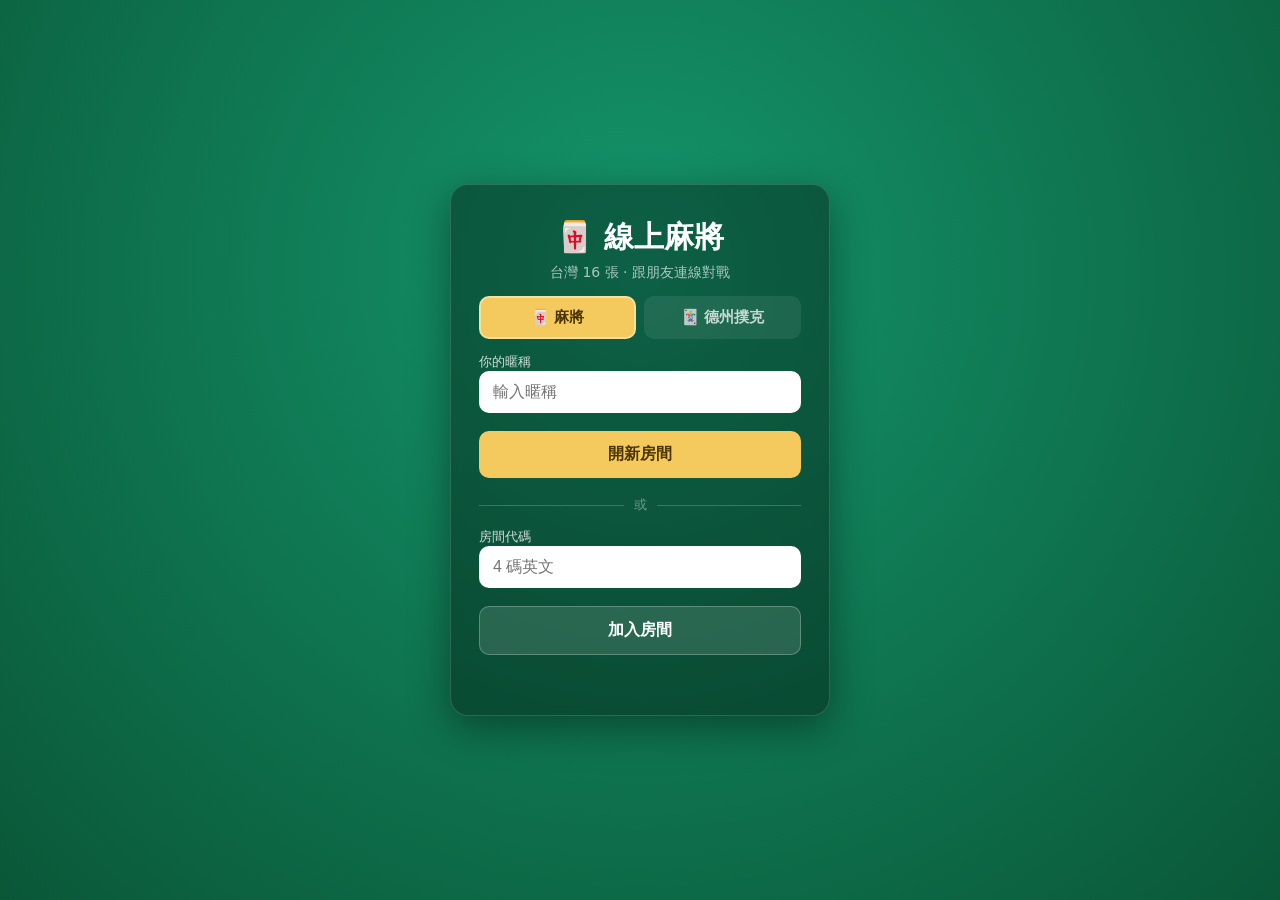
<file: static/index.html>
<!DOCTYPE html>
<html lang="zh-Hant">
<head>
  <meta charset="UTF-8">
  <meta name="viewport" content="width=device-width, initial-scale=1.0, maximum-scale=1.0, user-scalable=no, viewport-fit=cover">
  <title>線上麻將 · 台灣 16 張</title>
  <!-- 加到主畫面後以 App 模式全螢幕執行（iPhone Safari 沒有網頁全螢幕 API）-->
  <meta name="apple-mobile-web-app-capable" content="yes">
  <meta name="mobile-web-app-capable" content="yes">
  <meta name="apple-mobile-web-app-status-bar-style" content="black-translucent">
  <meta name="apple-mobile-web-app-title" content="線上麻將">
  <meta name="theme-color" content="#0a5738">
  <link rel="manifest" href="/static/manifest.json">
  <link rel="apple-touch-icon" href="/static/icon-192.png">
  <link rel="stylesheet" href="/static/style.css">
</head>
<body>
  <!-- 大廳 -->
  <section id="lobby" class="screen active">
    <div class="card">
      <h1 id="lobby-title">🀄 線上麻將</h1>
      <p class="sub" id="lobby-sub">台灣 16 張 · 跟朋友連線對戰</p>
      <div class="game-pick">
        <button type="button" class="gp active" data-game="mahjong">🀄 麻將</button>
        <button type="button" class="gp" data-game="poker">🃏 德州撲克</button>
      </div>
      <label>你的暱稱
        <input id="name-input" maxlength="12" placeholder="輸入暱稱" autocomplete="off">
      </label>
      <button id="btn-create" class="primary">開新房間</button>
      <div class="divider"><span>或</span></div>
      <label>房間代碼
        <input id="code-input" maxlength="4" placeholder="4 碼英文" autocomplete="off"
               style="text-transform:uppercase">
      </label>
      <button id="btn-join">加入房間</button>
      <p id="lobby-err" class="err"></p>
    </div>
  </section>

  <!-- 等待室 -->
  <section id="waiting" class="screen">
    <div class="card wait-card">
      <div class="wait-col">
        <h2>房間代碼</h2>
        <div id="room-code" class="room-code">----</div>
        <p class="sub">把代碼給朋友，讓他們加入</p>
        <button id="btn-copy" class="ghost">複製代碼</button>
        <ul id="seat-list" class="seat-list"></ul>
      </div>
      <div class="wait-col">

      <div id="settings" class="settings">
        <!-- 德州設定 -->
        <div id="poker-cfg" style="display:none">
          <div class="set-row">
            <label>小盲<input id="cfg-sb" type="number" min="1" step="5" value="10"></label>
            <label>大盲<input id="cfg-bb" type="number" min="1" step="10" value="20"></label>
          </div>
          <label>起始籌碼<input id="cfg-stack" type="number" min="10" step="100" value="1000"></label>
          <label class="toggle">
            <input id="cfg-bounty27" type="checkbox" checked>
            <span>2·7 獎金<small>（手拿 2·7 收池／秀牌，每家付 2.5 個大盲）</small></span>
          </label>
        </div>
        <!-- 麻將設定 -->
        <div id="mj-cfg">
        <div class="set-row">
          <label>底<input id="cfg-base" type="number" min="0" step="10" value="100"></label>
          <label>每台<input id="cfg-tai" type="number" min="0" step="5" value="20"></label>
        </div>
        <label>打幾圈
          <select id="cfg-rounds">
            <option value="1">1 圈（四家各做莊一次）</option>
            <option value="2">2 圈</option>
            <option value="4">1 將（4 圈）</option>
          </select>
        </label>
        <label class="toggle">
          <input id="cfg-dice" type="checkbox">
          <span>開啟骰規<small>（全紅／順子 +1 台、豹子翻倍）</small></span>
        </label>
        </div>
        <label>每步思考時間
          <select id="cfg-turn">
            <option value="15">15 秒</option>
            <option value="20" selected>20 秒</option>
            <option value="30">30 秒</option>
            <option value="60">60 秒</option>
            <option value="0">不限時</option>
          </select>
        </label>
        <p id="cfg-hint" class="sub"></p>
      </div>

      <button id="btn-start" class="primary" disabled>開始遊戲</button>
      <p id="wait-hint" class="sub"></p>
      <button id="btn-leave-room" class="ghost small-btn">離開房間</button>
      </div>
    </div>
  </section>

  <!-- 牌桌 -->
  <section id="table" class="screen">
    <div id="rotate-hint">
      <div class="rot-emoji">📱</div>
      <p>請將手機橫放</p>
      <small>橫向才能把 17 張牌一次排開</small>
    </div>
    <div id="board">
      <div id="table-ctrl">
        <button id="btn-restart" title="重新洗牌發牌（分數保留）">↻ 重開</button>
        <button id="btn-voice" title="語音聊天">🎤 語音</button>
        <button id="btn-leave-game" title="退出牌局回大廳">✕ 離開</button>
      </div>
      <div class="info-bar">
        <span id="info-round"></span>
        <span id="info-wall"></span>
        <span id="info-turn"></span>
        <span id="info-dice"></span>
        <span id="info-last"></span>
        <button id="btn-sound" title="音效開關">🔊</button>
        <button id="btn-fs" title="全螢幕">⛶</button>
      </div>

      <div class="seat-area top" data-pos="top"></div>
      <div class="seat-area left" data-pos="left"></div>
      <div class="seat-area right" data-pos="right"></div>

      <div id="center-pool"></div>
      <div id="turn-pointer" aria-hidden="true"></div>

      <div class="seat-area bottom" data-pos="bottom">
        <div class="melds" id="my-melds"></div>
        <div id="discard-hint">再點一次打出　·　或往上拉</div>
        <div class="hand" id="my-hand"></div>
      </div>

      <div id="action-bar"></div>
    </div>

    <!-- 結算 -->
    <div id="result-overlay" class="overlay">
      <div class="result-card">
        <h2 id="result-title"></h2>
        <div id="result-detail"></div>
        <table id="score-table"></table>
        <button id="btn-next" class="primary">下一局</button>
        <p id="next-hint" class="sub"></p>
      </div>
    </div>
  </section>

  <!-- 德州撲克牌桌 -->
  <section id="poker" class="screen">
    <div id="pk-board">
      <div id="pk-ctrl">
        <button id="pk-leave" title="退出牌局回大廳">✕ 離開</button>
        <button id="pk-voice" title="語音聊天">🎤 語音</button>
        <button id="pk-settle" title="查看目前輸贏">📊 結算</button>
        <button id="pk-next" title="開下一手">▶ 下一手</button>
        <button id="pk-bomb" title="下一手改打炸彈彩池">💣 炸彈</button>
      </div>

      <!-- 遊戲結算面板 -->
      <div id="pk-settle-panel" class="overlay">
        <div class="result-card">
          <h2>📊 遊戲結算</h2>
          <table id="pk-settle-table"></table>
          <p class="sub">淨輸贏 ＝ 目前籌碼 −（起始籌碼 ＋ 補碼）</p>
          <button id="pk-settle-close" class="primary">關閉</button>
        </div>
      </div>
      <div class="pk-info">
        <span id="pk-blinds"></span>
        <span id="pk-handno"></span>
        <span id="pk-phase"></span>
      </div>

      <div id="pk-seats"></div>

      <div id="pk-center">
        <div id="pk-pot"></div>
        <div id="pk-board-cards"></div>
        <div id="pk-msg"></div>
      </div>

      <div id="pk-me">
        <div id="pk-hole"></div>
        <div id="pk-actions"></div>
      </div>
    </div>
  </section>

  <script src="/static/tiles.js"></script>
  <script src="/static/sounds.js"></script>
  <script src="/static/voice.js"></script>
  <script src="/static/poker_ui.js"></script>
  <script src="/static/client.js"></script>
</body>
</html>
</file>
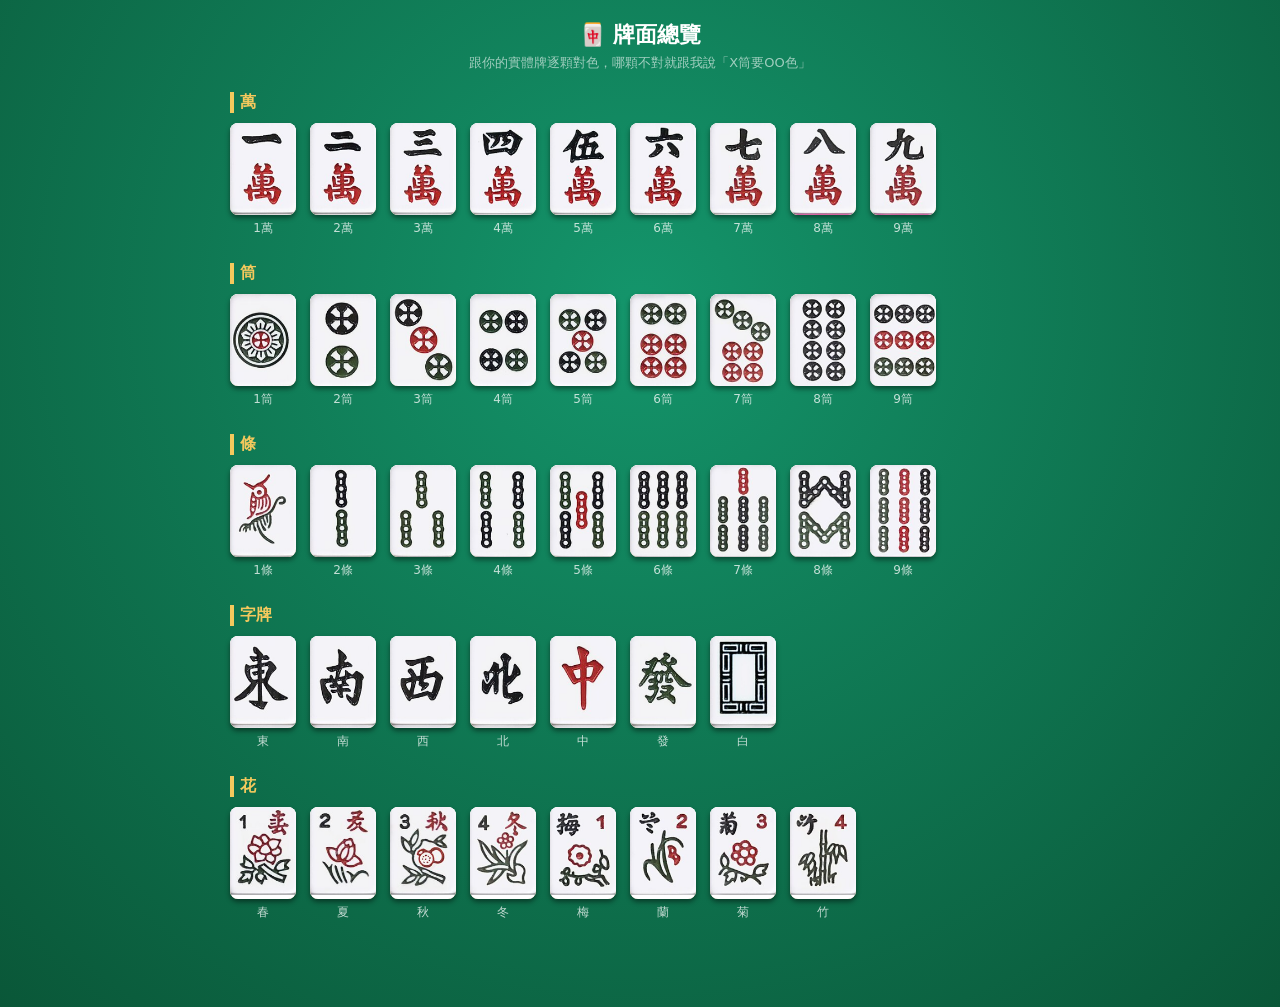
<file: static/tiles.html>
<!DOCTYPE html>
<html lang="zh-Hant">
<head>
  <meta charset="UTF-8">
  <meta name="viewport" content="width=device-width, initial-scale=1.0">
  <title>牌面總覽 · 對色用</title>
  <link rel="stylesheet" href="/static/style.css">
  <style>
    html,body{ overflow:auto; height:auto; }
    body{ padding:20px 12px 60px; }
    h1{ text-align:center; font-size:22px; margin-bottom:4px; }
    .hint{ text-align:center; color:rgba(255,255,255,.6); font-size:13px; margin-bottom:20px; }
    .group{ margin:0 auto 26px; max-width:820px; }
    .group h2{ font-size:16px; color:var(--gold); margin:0 0 10px; padding-left:6px;
               border-left:4px solid var(--gold); }
    .row{ display:flex; flex-wrap:wrap; gap:14px; }
    .cell{ display:flex; flex-direction:column; align-items:center; gap:5px; }
    .cell .label{ font-size:12px; color:rgba(255,255,255,.75); }
    /* 對色用：牌放大 */
    .gallery .tile{ width:66px; height:92px; font-size:58px; }
  </style>
</head>
<body class="gallery">
  <h1>🀄 牌面總覽</h1>
  <p class="hint">跟你的實體牌逐顆對色，哪顆不對就跟我說「X筒要OO色」</p>
  <div id="board-tiles"></div>

  <script src="/static/tiles.js"></script>
  <script>
    const GROUPS = [
      ["萬", ["m1","m2","m3","m4","m5","m6","m7","m8","m9"]],
      ["筒", ["p1","p2","p3","p4","p5","p6","p7","p8","p9"]],
      ["條", ["s1","s2","s3","s4","s5","s6","s7","s8","s9"]],
      ["字牌", ["we","ws","ww","wn","dz","df","db"]],
      ["花", ["f1","f2","f3","f4","f5","f6","f7","f8"]],
    ];
    const root = document.getElementById("board-tiles");
    for (const [name, codes] of GROUPS) {
      const g = document.createElement("div"); g.className = "group";
      const h = document.createElement("h2"); h.textContent = name; g.appendChild(h);
      const row = document.createElement("div"); row.className = "row";
      for (const code of codes) {
        const cell = document.createElement("div"); cell.className = "cell";
        cell.appendChild(tileEl(code));
        const lb = document.createElement("div"); lb.className = "label";
        lb.textContent = tileName(code);
        cell.appendChild(lb);
        row.appendChild(cell);
      }
      g.appendChild(row); root.appendChild(g);
    }
  </script>
</body>
</html>
</file>
<file: static/style.css>
:root {
  --felt: #0f7a4d;
  --felt-dark: #0a5738;
  --gold: #f4c95d;
  --ink: #1c1c1c;
  --tile-bg: #fdfcf7;
  --tile-back: #2e7d5b;
  --danger: #e14b4b;
}
* { box-sizing: border-box; margin: 0; padding: 0; }
html {
  /* 背景畫在 html 上，安全區外圍才不會露出黑邊 */
  background: var(--felt-dark);
  height: 100%;
}
body {
  height: 100%;
  font-family: "Noto Sans TC", "Microsoft JhengHei", system-ui, sans-serif;
  background: radial-gradient(circle at 50% 30%, #14956b, var(--felt-dark));
  color: #fff;
  overflow: hidden;
  /* 瀏覽器網址列會吃掉高度：用 dvh 取得「實際可見」高度 */
  height: 100dvh;
  /* 瀏海 / 圓角安全區 */
  --sat: env(safe-area-inset-top, 0px);
  --sab: env(safe-area-inset-bottom, 0px);
  --sal: env(safe-area-inset-left, 0px);
  --sar: env(safe-area-inset-right, 0px);
  overscroll-behavior: none;
}
.screen { display: none; height: 100vh; height: 100dvh; }
.screen.active { display: flex; }

/* ---------- 大廳 / 等待室 ---------- */
/* 網址列擋住時仍能捲到全部內容 */
#lobby, #waiting {
  align-items: center; justify-content: center;
  overflow-y: auto; padding: calc(12px + var(--sat)) 12px calc(12px + var(--sab));
}
#lobby .card, #waiting .card { margin: auto; }
.card {
  background: rgba(0,0,0,.35);
  border: 1px solid rgba(255,255,255,.15);
  border-radius: 18px;
  padding: 32px 28px;
  width: min(92vw, 380px);
  text-align: center;
  backdrop-filter: blur(6px);
  box-shadow: 0 12px 40px rgba(0,0,0,.4);
}
.card h1 { font-size: 30px; margin-bottom: 4px; }
.card h2 { margin-bottom: 10px; }
.sub { color: rgba(255,255,255,.65); font-size: 14px; margin: 6px 0 14px; }
label { display: block; text-align: left; font-size: 13px; margin: 14px 0 6px;
        color: rgba(255,255,255,.8); }
input {
  width: 100%; padding: 12px 14px; border-radius: 10px; border: none;
  font-size: 16px; background: #fff; color: var(--ink); outline: none;
}
button {
  width: 100%; padding: 13px; margin-top: 12px; border: none; border-radius: 10px;
  font-size: 16px; font-weight: 700; cursor: pointer; transition: transform .05s, filter .15s;
  background: #ffffff20; color: #fff; border: 1px solid rgba(255,255,255,.25);
}
button:hover:not(:disabled) { filter: brightness(1.12); }
button:active:not(:disabled) { transform: translateY(1px); }
button:disabled { opacity: .4; cursor: not-allowed; }
button.primary { background: var(--gold); color: #4a3500; border: none; }
button.ghost { background: transparent; }
.divider { display: flex; align-items: center; gap: 10px; margin: 18px 0 4px;
           color: rgba(255,255,255,.4); font-size: 13px; }
.divider::before, .divider::after { content: ""; flex: 1; height: 1px; background: rgba(255,255,255,.2); }
.err { color: #ffb4b4; font-size: 13px; min-height: 18px; margin-top: 10px; }
.room-code {
  font-size: 46px; font-weight: 800; letter-spacing: 10px; color: var(--gold);
  margin: 8px 0; text-shadow: 0 2px 8px rgba(0,0,0,.5);
}
.seat-list { list-style: none; margin: 18px 0; text-align: left; }
.seat-list li {
  display: flex; justify-content: space-between; align-items: center;
  padding: 10px 14px; margin: 6px 0; border-radius: 10px;
  background: rgba(255,255,255,.08); font-size: 15px;
}
.seat-list li.empty { color: rgba(255,255,255,.4); font-style: italic; }
.seat-list .badge { font-size: 12px; background: var(--gold); color:#4a3500;
                    padding: 2px 8px; border-radius: 20px; font-weight: 700; }

/* 設定（底/台/骰規） */
.settings { background: rgba(0,0,0,.25); border-radius: 12px; padding: 12px 14px;
            margin: 8px 0 4px; }
.set-row { display: flex; gap: 12px; }
.set-row label { flex: 1; margin: 0; display: flex; flex-direction: column; gap: 4px; }
.set-row input { padding: 8px 10px; font-size: 15px; text-align: center; }
.settings .toggle { display: flex; align-items: center; gap: 8px; flex-direction: row;
                    margin: 12px 0 0; cursor: pointer; }
.settings .toggle input { width: 18px; height: 18px; flex: none; }
.settings .toggle small { color: rgba(255,255,255,.5); display: block; }
.settings select {
  width: 100%; padding: 8px 10px; border-radius: 10px; border: none;
  font-size: 15px; background: #fff; color: var(--ink); outline: none;
}
.settings input:disabled, .settings select:disabled { opacity: .7; background: #e6e6e6; }
#cfg-hint { margin: 8px 0 0; min-height: 0; }
#info-dice { color: #ffd76b !important; font-weight: 700; }
#btn-sound, #btn-fs { width: auto; margin: 0; padding: 0 6px; font-size: 15px; line-height: 1;
             background: transparent; border: none; cursor: pointer; }

/* 剛摸到的那張：跟手牌隔開、稍微標示 */
.hand .tile.just-drawn { margin-left: 10px; box-shadow: 0 0 0 2px var(--gold),
                         0 3px 6px rgba(0,0,0,.5); }

/* 牌桌左上角：重開 / 離開 */
#table-ctrl { position: absolute; top: calc(6px + var(--sat)); left: max(6px, var(--sal));
              z-index: 12; display: flex; gap: 6px; }
#table-ctrl button {
  width: auto; margin: 0; padding: 5px 10px; font-size: 12px; border-radius: 14px;
  background: rgba(0,0,0,.42); color: rgba(255,255,255,.9);
  border: 1px solid rgba(255,255,255,.22); font-weight: 600;
}
#table-ctrl button:hover { background: rgba(0,0,0,.6); }
#btn-leave-game:hover { background: #a02c2c; border-color: #d05a5a; }
.small-btn { font-size: 13px; padding: 9px; opacity: .8; }

/* 開局擲骰決定莊家 */
#dealer-roll {
  position: fixed; top: 50%; left: 50%; transform: translate(-50%,-50%) scale(.9);
  background: rgba(0,0,0,.88); border: 2px solid var(--gold); border-radius: 16px;
  padding: 18px 32px; z-index: 70; text-align: center; pointer-events: none;
  opacity: 0; transition: opacity .25s, transform .25s;
  box-shadow: 0 10px 40px rgba(0,0,0,.6);
}
#dealer-roll.show { opacity: 1; transform: translate(-50%,-50%) scale(1); }
#dealer-roll .dr-title { font-size: 13px; color: rgba(255,255,255,.6); margin-bottom: 6px; }
#dealer-roll .dr-dice { font-size: 52px; line-height: 1.1; color: #fff; letter-spacing: 4px; }
#dealer-roll .dr-res { font-size: 15px; margin-top: 6px; color: rgba(255,255,255,.85); }
#dealer-roll .dr-dealer { color: var(--gold); font-weight: 800; font-size: 18px; }

/* 整場結束的最終排名 */
.final-box { margin-top: 12px; padding-top: 10px; border-top: 2px solid var(--gold); }
.final-title { color: var(--gold); font-weight: 800; margin-bottom: 6px; }
.final-rank { list-style: none; margin: 0; padding: 0; }
.final-rank li { display: flex; justify-content: space-between; padding: 3px 6px;
                 border-bottom: 1px dashed rgba(255,255,255,.12); font-size: 14px; }
.final-rank .pos { color: #6bffa0; } .final-rank .neg { color: #ff8b8b; }

/* 全畫面提示訊息 */
#notice-toast {
  position: fixed; top: 50%; left: 50%; transform: translate(-50%,-50%) scale(.9);
  background: rgba(0,0,0,.85); color: #fff; padding: 14px 26px; border-radius: 12px;
  font-size: 16px; font-weight: 600; z-index: 60; pointer-events: none;
  border: 1px solid rgba(255,255,255,.2); box-shadow: 0 8px 30px rgba(0,0,0,.5);
  opacity: 0; transition: opacity .25s, transform .25s; white-space: nowrap;
}
#notice-toast.show { opacity: 1; transform: translate(-50%,-50%) scale(1); }

/* ---------- 牌桌 ---------- */
#table.active { display: block; }
/* 牌桌滿版鋪滿（不加內距，否則整桌被縮小、手牌會被擠出畫面）；
   安全區改由各元件自己閃避 */
#board { position: fixed; inset: 0; width: 100%; height: 100%; }
.info-bar {
  position: absolute; top: calc(8px + var(--sat)); left: 50%; transform: translateX(-50%);
  display: flex; gap: 18px; font-size: 14px; background: rgba(0,0,0,.35);
  padding: 6px 16px; border-radius: 20px; z-index: 5; white-space: nowrap;
}
.info-bar span { color: var(--gold); }

/* 各區自己閃避瀏海安全區（牌桌本身維持滿版） */
.seat-area { position: absolute; display: flex; flex-direction: column; align-items: center; }
.seat-area.bottom { bottom: max(4px, var(--sab)); left: 50%; transform: translateX(-50%); width: 100%; }
.seat-area.top { top: calc(46px + var(--sat)); left: 50%; transform: translateX(-50%); }
.seat-area.left { left: max(6px, var(--sal)); top: 50%; transform: translateY(-50%); }
.seat-area.right { right: max(6px, var(--sar)); top: 50%; transform: translateY(-50%); }

.nameplate {
  font-size: 13px; padding: 4px 12px; border-radius: 16px;
  background: rgba(0,0,0,.4); margin-bottom: 6px; white-space: nowrap;
}
.nameplate.active-turn { background: var(--gold); color: #4a3500; font-weight: 800;
                         box-shadow: 0 0 0 3px #fff6, 0 0 20px var(--gold);
                         animation: plate-pulse 1s ease-in-out infinite; }
@keyframes plate-pulse {
  0%,100% { box-shadow: 0 0 0 3px #fff6, 0 0 14px var(--gold); }
  50%     { box-shadow: 0 0 0 4px #fff9, 0 0 26px var(--gold); }
}
.nameplate .wind { font-weight: 800; margin-right: 4px;
  background: #ffffff30; padding: 1px 6px; border-radius: 10px; }
.nameplate .sc { opacity: .85; margin-left: 6px; font-weight: 700; }

/* 輪到誰的指向箭頭 */
#turn-pointer {
  position: absolute; top: 50%; left: 50%; width: 0; height: 0;
  border-left: 17px solid transparent; border-right: 17px solid transparent;
  border-bottom: 28px solid var(--gold);
  filter: drop-shadow(0 0 7px rgba(244,201,93,.95));
  transition: transform .4s cubic-bezier(.34,1.56,.64,1);
  z-index: 6; pointer-events: none;
}
#turn-pointer.mine { border-bottom-color: #6bffa0;
  filter: drop-shadow(0 0 9px rgba(107,255,160,.95)); }

/* 牌 —— 大顆、依花色上色 */
.tile {
  display: inline-flex; align-items: center; justify-content: center;
  --tw: 44px; --th: 62px;                 /* 尺寸統一由變數驅動 */
  width: var(--tw); height: var(--th); background: linear-gradient(#ffffff, #f2efe4);
  color: #111; border-radius: 8px; font-size: 39px; line-height: 1;
  box-shadow: 0 3px 5px rgba(0,0,0,.45), inset 0 -4px 0 #cfc8b2,
              inset 0 2px 0 #ffffff;
  user-select: none;
}
/* ===== 自繪牌面（真實麻將多色）===== */
.tile { position: relative; overflow: hidden; }
.face { position: absolute; inset: 9%; display: flex;
        align-items: center; justify-content: center; }
/* 真實牌面圖檔（放 /static/tiles/）*/
.tile-img { position: absolute; inset: 0; width: 100%; height: 100%;
            object-fit: cover; border-radius: inherit; }
/* 顏色 */
.c-red   { color: #c8102e; }
.c-green { color: #1a7a37; }
.c-blue  { color: #16509b; }
.c-black { color: #202020; }
/* 萬：數字黑 + 萬字紅 */
.face.f-man { flex-direction: column; line-height: .84; }
.m-num { font-size: .56em; font-weight: 800; color: #202020; }
.m-wan { font-size: .5em;  font-weight: 800; color: #c8102e; }
/* 字牌 / 花 */
.face.f-honor .h-char { font-size: .74em; font-weight: 800; }
/* 白板：藍框 */
.face.f-bai { inset: 16%; border: .14em solid #16509b; border-radius: 5px; }
/* 筒（點）/ 條（竹）：座標定位 */
.face.f-pips { inset: 12%; }
.pip { position: absolute; transform: translate(-50%, -50%); }
.pip-dot { width: 25%; aspect-ratio: 1; border-radius: 50%;
  border: .12em solid; background: rgba(255,255,255,.55); box-sizing: border-box; }
.pip-dot.c-green { border-color: #1a7a37; }
.pip-dot.c-red   { border-color: #c8102e; }
.pip-dot.c-dark  { border-color: #1a1a1a; }
.pip-dot.c-blue  { border-color: #16509b; }
.pip-dot.pip-big { width: 44%; border-width: .16em; }
.pip-stick { width: 15%; height: 27%; border-radius: 2px;
  border: 1px solid rgba(0,0,0,.4); box-sizing: border-box; }
.pip-stick.c-green { background: #1a7a37; }
.pip-stick.c-red   { background: #c8102e; }
.pip-stick.c-dark  { background: #1a1a1a; }
.pip-stick.c-blue  { background: #16509b; }
/* 精簡文字牌面（牌河 / 亮牌小牌）*/
.face.f-compact { flex-direction: column; line-height: .8; }
.cmp-n { font-size: .5em;  font-weight: 800; color: #202020; }
.cmp-s { font-size: .4em;  font-weight: 800; }
.cmp-h { font-size: .64em; font-weight: 800; }

/* 手牌永遠一排（16 張 + 摸的 1 張 = 17 張不換行）：
   依螢幕寬度自動縮放，最大 50px，寬度不夠就等比縮小，高度用比例撐。 */
.hand { display: flex; flex-wrap: nowrap; justify-content: center; gap: 1px;
        padding: 2px; width: 100%; }
.hand .tile {
  cursor: pointer; transition: transform .12s; margin: 0; flex: 0 0 auto;
  /* 除以 18（而非 17）留點邊距；扣掉瀏海安全區與摸牌那張的間隔 */
  --avail: calc(100vw - var(--sal) - var(--sar) - 46px);
  width: clamp(16px, calc(var(--avail) / 18), 44px);
  height: auto; aspect-ratio: 5 / 7;
  font-size: clamp(13px, calc(var(--avail) / 18 * 0.78), 39px);
}
.hand .tile:hover { transform: translateY(-12px); box-shadow: 0 8px 14px rgba(0,0,0,.5); }
.hand .tile:active { transform: translateY(-4px); }
.hand .tile.just-drawn { margin-left: 8px; }

.tile.back { background: repeating-linear-gradient(45deg, #2e7d5b, #2e7d5b 6px, #276f50 6px, #276f50 12px);
             color: transparent;
             box-shadow: 0 2px 3px rgba(0,0,0,.4), inset 0 0 0 2px #ffffff2e; }
/* 尺寸統一用 --tw/--th 驅動，旋轉時才好長寬對調 */
.tile.small { --tw: 26px; --th: 36px; width: var(--tw); height: var(--th);
              font-size: 23px; border-radius: 5px; }
.tile.mini  { --tw: 20px; --th: 27px; width: var(--tw); height: var(--th);
              font-size: 18px; border-radius: 4px; }

.hand-backs, .melds { display: flex; gap: 2px; flex-wrap: wrap; justify-content: center; }

/* 左右家：牌轉 90 度、亮牌擺在手牌前面（靠桌中央那側） */
.side-row { display: flex; align-items: center; gap: 6px; }
.side-row.left  { flex-direction: row; }          /* 手牌在左、亮牌在右（靠中央）*/
.side-row.right { flex-direction: row-reverse; }  /* 手牌在右、亮牌在左（靠中央）*/
.side-row .hand-backs { flex-direction: column; gap: 1px; }
.side-row .melds { flex-direction: column; gap: 3px; align-items: flex-start; }
.side-row .meld-group { flex-direction: column; gap: 1px; margin: 0; }

/* 轉 90 度的牌：外框長寬對調（!important 蓋過各尺寸與手機媒體查詢），內容旋轉 */
.tile.rot { width: var(--th) !important; height: var(--tw) !important; }
.tile.rot > * {
  position: absolute; width: var(--tw); height: var(--th);
  left: 50%; top: 50%; transform-origin: center;
}
.seat-area.left  .tile.rot > * { transform: translate(-50%,-50%) rotate(90deg); }
.seat-area.right .tile.rot > * { transform: translate(-50%,-50%) rotate(-90deg); }
.melds { margin: 4px 0; }
.meld-group { display: inline-flex; gap: 1px; margin: 0 3px; padding: 2px;
              background: rgba(0,0,0,.2); border-radius: 4px; }

.discards { display: grid; grid-template-columns: repeat(8, auto); gap: 2px;
            justify-content: center; margin-top: 4px; max-width: 220px; }

#center-pool {
  position: absolute; top: 50%; left: 50%; transform: translate(-50%,-50%);
  width: min(56vw, 420px);
  /* 列高用 auto，別用 1fr —— 1fr 會讓三列都跟最高那列一樣高，把牌河撐爆 */
  display: grid; grid-template-columns: 1fr 1fr 1fr; grid-template-rows: auto auto auto;
  gap: 4px; place-items: center;
}
#center-pool .slot { display: flex; flex-direction: column; align-items: center; }
#center-pool .slot.c { grid-column: 2; grid-row: 2; }
#center-pool .slot.n { grid-column: 2; grid-row: 1; }
#center-pool .slot.s { grid-column: 2; grid-row: 3; }
#center-pool .slot.w { grid-column: 1; grid-row: 2; }
#center-pool .slot.e { grid-column: 3; grid-row: 2; }
.pool-label { font-size: 11px; color: rgba(255,255,255,.5); margin-bottom: 2px; }
.last-tile { animation: pop .3s; }
@keyframes pop { from { transform: scale(1.6); } to { transform: scale(1); } }

#action-bar {
  position: absolute; bottom: 96px; left: 50%; transform: translateX(-50%);
  display: flex; gap: 12px; z-index: 10; flex-wrap: wrap; justify-content: center;
  max-width: 96vw;
}
#action-bar button {
  width: auto; padding: 12px 22px; margin: 0; font-size: 17px;
  border-radius: 30px; box-shadow: 0 4px 14px rgba(0,0,0,.4);
}
/* 吃/碰/槓/胡：大顆、鮮明、會呼吸提醒 */
.act-big {
  padding: 16px 30px!important; font-size: 24px!important; font-weight: 900!important;
  border-radius: 16px!important; color: #fff!important; border: none!important;
  min-width: 76px; letter-spacing: 2px;
  box-shadow: 0 6px 0 rgba(0,0,0,.35), 0 8px 20px rgba(0,0,0,.45)!important;
  animation: bounce-attn .7s ease-in-out infinite alternate;
}
.act-big:active { transform: translateY(4px); box-shadow: 0 2px 0 rgba(0,0,0,.35)!important; }
.act-hu   { background: linear-gradient(#ff5a5a, #d0271d)!important; }
.act-pong { background: linear-gradient(#ffb14d, #e8890f)!important; }
.act-kong { background: linear-gradient(#b98cff, #7c3fd6)!important; }
.act-chow { background: linear-gradient(#3fd0c0, #12968f)!important; }
.act-self { background: linear-gradient(#ffdd6b, #f4b021)!important; color:#4a3500!important;
            padding: 14px 24px!important; font-size: 20px!important; font-weight: 900!important;
            border-radius: 14px!important; box-shadow: 0 6px 0 rgba(0,0,0,.3)!important;
            animation: bounce-attn .7s ease-in-out infinite alternate; }
.act-pass { background: #4b4b52!important; color:#eee!important; align-self: center; }
@keyframes bounce-attn {
  from { transform: translateY(0); filter: brightness(1); }
  to   { transform: translateY(-5px); filter: brightness(1.15); }
}

/* 結算 */
.overlay {
  display: none; position: absolute; inset: 0; z-index: 20;
  background: rgba(0,0,0,.6); align-items: center; justify-content: center;
  overflow-y: auto; padding: 10px;
}
.overlay.show { display: flex; }
.result-card {
  background: #14312a; border: 2px solid var(--gold); border-radius: 16px;
  padding: 26px 30px; width: min(90vw, 400px); text-align: center;
  max-height: calc(100vh - 20px); max-height: calc(100dvh - 20px);
  overflow-y: auto;            /* 內容太長時卡片自己捲動，按鈕永遠按得到 */
  margin: auto;
}
.result-card h2 { color: var(--gold); font-size: 26px; margin-bottom: 12px; }
#result-detail { font-size: 15px; line-height: 1.7; margin-bottom: 14px; }
#result-detail .tai-row { display: flex; justify-content: space-between;
                          border-bottom: 1px dashed rgba(255,255,255,.15); padding: 2px 0; }
#result-detail .settle { margin-top: 10px; color: var(--gold); font-size: 14px; }
/* 結算：多位贏家（一炮多響）分段 */
.winner-sec { margin-top: 10px; padding-top: 8px; }
.winner-sec + .winner-sec { border-top: 2px solid rgba(244,201,93,.35); }
.winner-name { font-weight: 800; color: var(--gold); font-size: 15px;
               margin-bottom: 4px; text-align: left; }
.total-paid { margin-top: 10px; color: #ff8b8b !important; }

/* 結算：亮出贏家整副牌 */
.reveal { margin-top: 14px; padding-top: 12px;
          border-top: 1px solid rgba(255,255,255,.15); }
.reveal-label { font-size: 12px; color: rgba(255,255,255,.55); margin-bottom: 7px;
                letter-spacing: 1px; }
.reveal-row { display: flex; flex-wrap: wrap; gap: 2px; justify-content: center;
              align-items: flex-end; }
.reveal-flowers { margin-top: 6px; opacity: .9; }
.reveal-meld { display: inline-flex; gap: 1px; margin-left: 7px; padding: 2px;
               background: rgba(255,255,255,.09); border-radius: 4px; }
.tile.rv { width: 27px; height: 38px; font-size: 23px; border-radius: 4px;
           box-shadow: 0 1px 3px rgba(0,0,0,.4); }
.tile.rv.win-tile { outline: 2px solid var(--gold); outline-offset: 1px;
                    transform: translateY(-5px);
                    box-shadow: 0 0 12px var(--gold); }

#score-table { width: 100%; margin: 12px 0; border-collapse: collapse; }
#score-table td { padding: 6px 8px; border-bottom: 1px solid rgba(255,255,255,.1);
                  text-align: left; }
#score-table td.pos { color: #6bffa0; text-align: right; }
#score-table td.neg { color: #ff8b8b; text-align: right; }
/* 下一局按鈕固定在卡片底部，內容再長也按得到 */
#btn-next { position: sticky; bottom: 0; z-index: 2; }
#next-hint { position: sticky; bottom: 0; background: #14312a; margin: 0; padding: 4px 0; }

/* ---------- 手機：橫向為標準 ---------- */
#rotate-hint { display: none; }

/* 手機直向 → 蓋一層提示請橫放（只在牌桌時） */
@media (orientation: portrait) and (max-width: 900px) {
  #table.active #rotate-hint {
    display: flex; position: fixed; inset: 0; z-index: 60;
    flex-direction: column; align-items: center; justify-content: center; gap: 18px;
    background: radial-gradient(circle at 50% 40%, #14956b, var(--felt-dark));
    text-align: center; padding: 30px;
  }
  #rotate-hint .rot-emoji { font-size: 74px; animation: rot-turn 1.8s ease-in-out infinite; }
  #rotate-hint p { font-size: 20px; font-weight: 700; }
  #rotate-hint small { color: rgba(255,255,255,.65); font-size: 14px; }
}
@keyframes rot-turn {
  0%,55% { transform: rotate(0); } 80%,100% { transform: rotate(-90deg); }
}

/* 橫向的手機 / 矮螢幕：緊湊排版（手牌一排已由 clamp 保證） */
@media (max-height: 520px) {
  /* 大廳／等待室壓縮成一頁看得完，不用捲 */
  .card { padding: 14px 18px; width: min(94vw, 420px); }
  .card h1 { font-size: 21px; margin-bottom: 2px; }
  .card h2 { font-size: 17px; margin-bottom: 4px; }
  .sub { font-size: 12px; margin: 2px 0 6px; }
  label { font-size: 11px; margin: 7px 0 3px; }
  input { padding: 7px 10px; font-size: 15px; }
  button { padding: 9px; margin-top: 7px; font-size: 15px; }
  .divider { margin: 8px 0 2px; font-size: 11px; }
  .err { font-size: 11px; min-height: 12px; margin-top: 5px; }
  .room-code { font-size: 30px; letter-spacing: 5px; margin: 2px 0; }
  /* 4 個座位排成 2×2，省一半高度 */
  .seat-list { margin: 6px 0; display: grid; grid-template-columns: 1fr 1fr; gap: 4px; }
  .seat-list li { padding: 4px 8px; margin: 0; font-size: 12px; }
  /* 等待室改左右兩欄：左邊房號＋座位、右邊設定＋按鈕，一頁看得完 */
  .wait-card { width: min(96vw, 660px); display: flex; gap: 16px; text-align: center; }
  .wait-card .wait-col { flex: 1; min-width: 0; display: flex; flex-direction: column;
                         justify-content: center; }
  .wait-card .seat-list { grid-template-columns: 1fr; }
  #btn-copy { margin-top: 4px; }
  #btn-leave-room { margin-top: 4px; padding: 6px; font-size: 12px; }
  #wait-hint { margin: 4px 0 0; }
  .settings { padding: 8px 10px; margin: 5px 0 2px; }
  .settings .toggle { margin: 7px 0 0; }
  .settings .toggle small { display: inline; }
  #cfg-hint { margin: 4px 0 0; }
  #board { height: 100vh; height: 100dvh; }
  .info-bar { gap: 10px; font-size: 12px; padding: 4px 12px; top: 4px; }
  .seat-area.top { top: 34px; }
  .seat-area.bottom { bottom: 2px; }
  .nameplate { font-size: 11px; padding: 2px 8px; margin-bottom: 3px; }
  .tile.small { --tw: 20px; --th: 28px; font-size: 17px; }
  .tile.mini  { --tw: 15px; --th: 21px; font-size: 13px; }
  .side-row .hand-backs .tile.back { --tw: 12px; --th: 18px; }
  /* 中央「最後一張」不要用全尺寸大牌，否則會把牌河撐高蓋到手牌 */
  #center-pool .slot.c .tile { --tw: 26px; --th: 36px; font-size: 23px; }
  .pool-label { font-size: 9px; margin-bottom: 1px; }
  #center-pool { width: min(52vw, 320px); gap: 2px; }
  .discards { gap: 1px; margin-top: 2px; }
  #center-pool { width: 46vw; min-height: 80px; }
  .discards { grid-template-columns: repeat(8, auto); max-width: 40vw; }
  .my-melds, #my-melds { transform: scale(.85); }
  /* 動作鈕靠右下，不擋手牌 */
  #action-bar { bottom: auto; top: 50%; right: 8px; left: auto;
                transform: translateY(-50%); flex-direction: column; gap: 8px; }
  .act-big { padding: 12px 20px!important; font-size: 20px!important; min-width: 62px; }
  .act-self { padding: 10px 16px!important; font-size: 17px!important; }
  /* 結算卡壓縮，讓橫向手機一眼看完 */
  .result-card { padding: 14px 18px; width: min(94vw, 580px); }
  .result-card h2 { font-size: 19px; margin-bottom: 6px; }
  #result-detail { font-size: 13px; line-height: 1.45; margin-bottom: 8px; }
  #result-detail .settle { margin-top: 6px; font-size: 12px; }
  .reveal { margin-top: 8px; padding-top: 8px; }
  .reveal-label { margin-bottom: 4px; }
  .tile.rv { width: 22px; height: 31px; font-size: 19px; }
  #score-table { margin: 6px 0; }
  #score-table td { padding: 3px 8px; font-size: 13px; }
  #btn-next { padding: 9px; margin-top: 8px; }
}

@media (max-width: 640px) {
  .room-code { font-size: 40px; letter-spacing: 6px; }
  .result-card { padding: 20px 18px; }
  .result-card h2 { font-size: 22px; }
}

/* 極矮螢幕（手機橫向又被瀏覽器網址列吃掉高度）：再壓縮一級。
   必須放在 max-height:520 之後，否則會被它蓋掉。 */
@media (max-height: 360px) {
  .hand .tile { width: clamp(14px, calc(var(--avail) / 19), 34px);
                font-size: clamp(12px, calc(var(--avail) / 19 * 0.78), 30px); }
  .tile.small { --tw: 17px; --th: 24px; font-size: 14px; }
  .tile.mini  { --tw: 13px; --th: 18px; font-size: 11px; }
  .side-row .hand-backs .tile.back { --tw: 10px; --th: 15px; }
  #center-pool { width: min(48vw, 280px); gap: 1px; }
  #center-pool .slot.c .tile { --tw: 22px; --th: 30px; font-size: 19px; }
  .seat-area.top { top: 24px; }
  .nameplate { font-size: 10px; padding: 1px 6px; margin-bottom: 2px; }
  .info-bar { font-size: 11px; padding: 3px 10px; top: 2px; }
  #table-ctrl button { padding: 3px 8px; font-size: 11px; }
  .melds { margin: 2px 0; }
}

/* ============================================================
   德州撲克
   ============================================================ */
/* 大廳的遊戲選擇 */
.game-pick { display: flex; gap: 8px; margin: 10px 0 2px; }
.game-pick .gp {
  flex: 1; width: auto; margin: 0; padding: 10px 6px; font-size: 15px;
  border-radius: 10px; background: rgba(255,255,255,.08);
  border: 2px solid transparent; color: rgba(255,255,255,.75);
}
.game-pick .gp.active { background: var(--gold); color: #4a3500; font-weight: 800;
                        border-color: #fff6; }

/* 撲克牌 */
.pcard {
  position: relative; display: inline-flex; flex-direction: column;
  align-items: center; justify-content: center;
  width: 46px; height: 64px; border-radius: 6px; background: #fff;
  box-shadow: 0 2px 5px rgba(0,0,0,.45); user-select: none; line-height: 1;
  font-weight: 800;
}
.pcard.red   { color: #d0271d; }
.pcard.black { color: #1a1a1a; }
.pcard .pc-r { font-size: 22px; }
.pcard .pc-s { font-size: 20px; }
.pcard.back {
  background: repeating-linear-gradient(45deg,#1f5fa8,#1f5fa8 5px,#174b85 5px,#174b85 10px);
  box-shadow: 0 2px 5px rgba(0,0,0,.45), inset 0 0 0 2px #ffffff30;
}
.pcard.slot { background: rgba(255,255,255,.07); box-shadow: none;
              border: 1px dashed rgba(255,255,255,.18); }
.pcard.mini { width: 22px; height: 31px; border-radius: 4px; }
.pcard.mini .pc-r { font-size: 11px; } .pcard.mini .pc-s { font-size: 10px; }
.pcard.dim { opacity: .4; }

/* 牌桌 */
#poker.active { display: block; }
#pk-board { position: fixed; inset: 0; }
#pk-ctrl { position: absolute; top: calc(6px + var(--sat)); left: max(6px, var(--sal));
           z-index: 12; display: flex; gap: 6px; }
#pk-ctrl button { width: auto; margin: 0; padding: 5px 10px; font-size: 12px;
  border-radius: 14px; background: rgba(0,0,0,.42); color: rgba(255,255,255,.9);
  border: 1px solid rgba(255,255,255,.22); font-weight: 600; }
#pk-next { background: var(--gold)!important; color: #4a3500!important; }
.pk-info { position: absolute; top: calc(8px + var(--sat)); left: 50%;
  transform: translateX(-50%); display: flex; gap: 14px; font-size: 13px;
  background: rgba(0,0,0,.35); padding: 5px 14px; border-radius: 20px; z-index: 5;
  white-space: nowrap; color: var(--gold); }

/* 中央：底池 + 公牌 */
#pk-center { position: absolute; top: 45%; left: 50%; transform: translate(-50%,-50%);
  text-align: center; z-index: 3; }
#pk-pot { font-size: 15px; color: var(--gold); margin-bottom: 6px; }
#pk-board-cards { display: flex; gap: 5px; justify-content: center; }
#pk-msg { margin-top: 8px; font-size: 15px; background: rgba(0,0,0,.6);
  padding: 6px 14px; border-radius: 10px; display: none; }
#pk-msg.show { display: inline-block; }

/* 其他玩家 */
#pk-seats { position: absolute; inset: 0; }
.pk-seat { position: absolute; transform: translate(-50%,-50%); text-align: center;
  background: rgba(0,0,0,.42); border: 1px solid rgba(255,255,255,.15);
  border-radius: 10px; padding: 4px 8px; min-width: 76px; font-size: 12px; }
.pk-seat.acting { border-color: var(--gold); box-shadow: 0 0 14px var(--gold);
                  animation: plate-pulse 1s ease-in-out infinite; }
.pk-seat.folded { opacity: .42; }
.pk-name { font-weight: 700; white-space: nowrap; }
.pk-stack { color: #6bffa0; font-weight: 700; }
.pk-bet { color: var(--gold); font-size: 11px; }
.pk-act { color: rgba(255,255,255,.6); font-size: 11px; }
.pk-desc { color: var(--gold); font-size: 11px; margin-top: 2px; }
.pk-desc.mine { font-size: 13px; }
.pk-mini { display: flex; gap: 2px; justify-content: center; margin-bottom: 2px; }
.btn-d { display: inline-block; background: #fff; color: #111; font-weight: 900;
  border-radius: 50%; width: 15px; height: 15px; line-height: 15px; font-size: 10px;
  margin-right: 3px; }

/* 我自己 */
#pk-me { position: absolute; bottom: max(4px, var(--sab)); left: 50%;
  transform: translateX(-50%); text-align: center; width: 100%; }
.pk-me-info { font-size: 13px; margin-bottom: 4px; }
.pk-hole-cards { display: flex; gap: 6px; justify-content: center; }
#pk-actions { display: flex; gap: 8px; justify-content: center; align-items: center;
  flex-wrap: wrap; margin-top: 8px; padding: 0 8px; }
.pk-btn { width: auto; margin: 0; padding: 11px 20px; font-size: 16px; font-weight: 800;
  border-radius: 12px; border: none; color: #fff;
  box-shadow: 0 4px 0 rgba(0,0,0,.3); }
.pk-fold  { background: #6b4a4a; }
.pk-check { background: #3f7d5c; }
.pk-call  { background: #2f7fb8; }
.pk-raise-go { background: #d08a1d; }
.pk-allin { background: #c0392b; }
.pk-raise { display: flex; flex-direction: column; align-items: center; gap: 3px;
            min-width: 150px; }
.pk-raise-val { font-size: 12px; color: var(--gold); font-weight: 700; }
.pk-raise input[type=range] { width: 150px; }
.pk-quick { display: flex; gap: 4px; }
.pk-mini-btn { width: auto; margin: 0; padding: 3px 8px; font-size: 11px;
  border-radius: 8px; background: rgba(255,255,255,.15); color: #fff;
  border: 1px solid rgba(255,255,255,.2); }

@media (max-height: 520px) {
  .pcard { width: 34px; height: 48px; }
  .pcard .pc-r { font-size: 16px; } .pcard .pc-s { font-size: 15px; }
  .pcard.mini { width: 17px; height: 24px; }
  .pk-seat { min-width: 62px; font-size: 11px; padding: 3px 6px; }
  .pk-btn { padding: 9px 15px; font-size: 14px; }
  .pk-info { font-size: 11px; padding: 3px 10px; }
  #pk-actions { margin-top: 4px; gap: 6px; }
  .pk-raise, .pk-raise input[type=range] { min-width: 120px; width: 120px; }
}

/* ---------- 籌碼圖案 ---------- */
.chips { display: flex; gap: 3px; align-items: flex-end; justify-content: center; }
.chip-col { position: relative; width: 22px; height: 26px; }
.chip {
  position: absolute; left: 0; width: 22px; height: 22px; border-radius: 50%;
  box-shadow: 0 1px 2px rgba(0,0,0,.5), inset 0 -2px 0 rgba(0,0,0,.25);
  border: 2px dashed rgba(255,255,255,.85);
  background: #888;
}
.chip.c1000 { background: #d4af37; }   /* 金 */
.chip.c500  { background: #7d3cb5; }   /* 紫 */
.chip.c100  { background: #222;    }   /* 黑 */
.chip.c25   { background: #1a7a37; }   /* 綠 */
.chip.c5    { background: #c0392b; }   /* 紅 */
.chip.c1    { background: #f0f0f0; border-color: rgba(0,0,0,.35); }
.chip-x { position: absolute; bottom: -13px; left: 50%; transform: translateX(-50%);
          font-size: 10px; color: rgba(255,255,255,.8); }
.chip.c-inline { position: static; display: inline-block; width: 10px; height: 10px;
                 border-width: 1px; margin-right: 3px; background: #d4af37;
                 vertical-align: middle; }
#pk-pot { display: flex; flex-direction: column; align-items: center; gap: 3px; }
.pot-chips { margin-bottom: 2px; }
.pot-label { font-size: 15px; color: var(--gold); }

/* ---------- 下注比例 / 手動輸入 / 補碼 ---------- */
.pk-raise { display: flex; flex-direction: column; align-items: center; gap: 5px;
            min-width: 210px; }
.pk-raise-row { display: flex; align-items: center; gap: 8px; }
.pk-raise-num { width: 86px; padding: 5px 8px; font-size: 14px; text-align: center;
                border-radius: 8px; }
.pk-raise input[type=range] { width: 130px; }
.pk-quick { display: flex; gap: 4px; flex-wrap: wrap; justify-content: center; }
.pk-mini-allin { background: #c0392b!important; border-color: #e06a5c!important;
                 font-weight: 800; }
.pk-rebuy { display: flex; align-items: center; gap: 6px; flex-wrap: wrap;
            justify-content: center; background: rgba(0,0,0,.45);
            border: 1px solid var(--gold); border-radius: 12px; padding: 6px 10px; }
.pk-rebuy-lb { font-size: 13px; color: var(--gold); }
.pk-rebuy-btn { background: #1a7a37; padding: 8px 14px; font-size: 15px; }

/* ---------- 發牌動畫 ---------- */
@keyframes deal-in {
  from { opacity: 0; transform: translate(0,-160px) rotate(-25deg) scale(.6); }
  to   { opacity: 1; transform: none; }
}
.pcard.deal-in { animation: deal-in .38s cubic-bezier(.2,.9,.3,1.2) both; }
@keyframes deal-flip {
  0%   { opacity: 0; transform: rotateY(90deg) scale(.8); }
  60%  { opacity: 1; }
  100% { opacity: 1; transform: none; }
}
.pcard.deal-flip { animation: deal-flip .42s ease-out both; }

/* 座位卡壓扁：牌與文字並排，8 人也放得下 */
.pk-row { display: flex; align-items: center; gap: 5px; }
.pk-txt { text-align: left; line-height: 1.25; }
.pk-seat .pk-mini { flex-direction: row; margin-bottom: 0; }
.pk-seat { min-width: 0; padding: 3px 7px; }

/* 秀牌 / 2-7 獎金 */
.pk-show { display: flex; align-items: center; gap: 8px; flex-wrap: wrap;
           justify-content: center; background: rgba(0,0,0,.45);
           border: 1px solid var(--gold); border-radius: 12px; padding: 6px 10px; }
.pk-show-btn { background: #2f7fb8; padding: 8px 18px; font-size: 15px; }
.pk-show-hint { font-size: 12px; color: rgba(255,255,255,.75); }
.pk-bounty { margin-top: 5px; padding-top: 5px; font-size: 14px; color: var(--gold);
             border-top: 1px dashed rgba(255,255,255,.25); }

/* 炸彈彩池 / 遊戲結算 */
#pk-bomb { background: #a83232!important; color: #fff!important;
           border-color: #d96a6a!important; }
.bomb-tag { color: #ff8b5c; font-weight: 800; }
#pk-settle-panel .result-card { width: min(94vw, 460px); }
#pk-settle-table { width: 100%; margin: 10px 0; border-collapse: collapse;
                   font-size: 14px; }
#pk-settle-table td { padding: 5px 8px; border-bottom: 1px solid rgba(255,255,255,.1);
                      text-align: right; }
#pk-settle-table td:first-child { text-align: left; }
#pk-settle-table tr.hd td { color: rgba(255,255,255,.55); font-size: 12px;
                            border-bottom: 1px solid rgba(255,255,255,.25); }
#pk-settle-table td.pos { color: #6bffa0; font-weight: 700; }
#pk-settle-table td.neg { color: #ff8b8b; font-weight: 700; }
#pk-settle-table small { color: rgba(255,255,255,.5); font-size: 11px; }

/* ============================================================
   麻將：牌河擺在各家面前、輪替更明顯、吃碰槓胡大字提示
   ============================================================ */
/* 牌河：每家打出的牌就放在自己與桌中央之間 */
#center-pool {
  position: absolute; inset: 0; width: auto; min-height: 0;
  display: block; transform: none; top: 0; left: 0;
}
.river-box { position: absolute; padding: 3px 5px; border-radius: 8px;
             background: rgba(0,0,0,.16); transition: box-shadow .25s; }
.river-box.active { background: rgba(244,201,93,.14);
                    box-shadow: 0 0 0 1px rgba(244,201,93,.5); }
.river-box.bottom { bottom: 33%; left: 50%; transform: translateX(-50%); }
.river-box.top    { top: 31%;    left: 50%; transform: translateX(-50%); }
.river-box.left   { left: 15%;   top: 50%;  transform: translateY(-50%); }
.river-box.right  { right: 15%;  top: 50%;  transform: translateY(-50%); }
.river-box.left .discards, .river-box.right .discards {
  grid-template-columns: repeat(3, auto); max-width: none;
}
.river-box.bottom .discards, .river-box.top .discards {
  grid-template-columns: repeat(9, auto); max-width: none;
}
.discards { margin-top: 0; }
/* 剛打出的那張：跳出來一下 */
@keyframes just-discard {
  0%   { transform: scale(1.9); filter: drop-shadow(0 0 10px var(--gold)); }
  100% { transform: scale(1);   filter: none; }
}
.tile.just-discarded { animation: just-discard .45s ease-out; outline: 2px solid var(--gold); }
/* 中央「剛打出」放大顯示 */
.last-spot { position: absolute; top: 50%; left: 50%; transform: translate(-50%,-50%);
             text-align: center; z-index: 4; }

/* 輪到誰：座位區整塊發光 + 輪到自己時牌桌邊框發光 */
.seat-area.is-turn .nameplate { background: var(--gold); color: #4a3500; font-weight: 800; }
.seat-area.is-turn::after {
  content: ""; position: absolute; inset: -8px; border-radius: 14px;
  border: 2px solid var(--gold); box-shadow: 0 0 18px rgba(244,201,93,.75);
  pointer-events: none; animation: seat-glow 1.1s ease-in-out infinite;
}
@keyframes seat-glow { 0%,100% { opacity: .55; } 50% { opacity: 1; } }
#board.my-turn::after {
  content: ""; position: absolute; inset: 0; pointer-events: none; z-index: 2;
  box-shadow: inset 0 0 0 4px rgba(107,255,160,.85), inset 0 0 40px rgba(107,255,160,.35);
  animation: my-turn-glow 1.2s ease-in-out infinite;
}
@keyframes my-turn-glow { 0%,100% { opacity: .6; } 50% { opacity: 1; } }
#turn-banner {
  position: absolute; top: 44%; left: 50%; transform: translate(-50%,-50%) scale(.8);
  background: rgba(107,255,160,.92); color: #04351b; font-weight: 900; font-size: 19px;
  padding: 7px 22px; border-radius: 22px; z-index: 9; pointer-events: none;
  opacity: 0; transition: opacity .25s, transform .25s; white-space: nowrap;
  box-shadow: 0 4px 18px rgba(0,0,0,.45);
}
#turn-banner.show { opacity: 1; transform: translate(-50%,-50%) scale(1);
                    animation: banner-fade 1.6s ease-out forwards; }
@keyframes banner-fade { 0%,55% { opacity: 1; } 100% { opacity: 0; } }

/* 吃／碰／槓／胡 大字 */
#call-fx {
  position: fixed; top: 42%; left: 50%; z-index: 65; pointer-events: none;
  text-align: center; opacity: 0; transform: translate(-50%,-50%) scale(.4);
}
#call-fx.show { animation: call-pop 1.2s cubic-bezier(.2,1.4,.4,1) forwards; }
@keyframes call-pop {
  0%   { opacity: 0; transform: translate(-50%,-50%) scale(.4) rotate(-12deg); }
  22%  { opacity: 1; transform: translate(-50%,-50%) scale(1.18) rotate(3deg); }
  35%  { transform: translate(-50%,-50%) scale(1) rotate(0); }
  78%  { opacity: 1; }
  100% { opacity: 0; transform: translate(-50%,-50%) scale(1.05); }
}
#call-fx .call-word {
  font-size: 76px; font-weight: 900; line-height: 1; letter-spacing: 6px;
  -webkit-text-stroke: 3px rgba(0,0,0,.55);
  text-shadow: 0 6px 18px rgba(0,0,0,.6);
}
#call-fx .call-who { font-size: 18px; font-weight: 800; color: #fff;
                     text-shadow: 0 2px 8px rgba(0,0,0,.8); margin-top: 2px; }
#call-fx.call-chow .call-word { color: #3fd0c0; }
#call-fx.call-pong .call-word { color: #ffb14d; }
#call-fx.call-kong .call-word { color: #b98cff; }
#call-fx.call-hu   .call-word { color: #ff5a5a; font-size: 92px; }
#call-fx.mine .call-word { -webkit-text-stroke: 3px var(--gold); }

@media (max-height: 520px) {
  .river-box.bottom { bottom: 30%; } .river-box.top { top: 29%; }
  .river-box.left { left: 13%; } .river-box.right { right: 13%; }
  #call-fx .call-word { font-size: 54px; }
  #call-fx.call-hu .call-word { font-size: 66px; }
  #turn-banner { font-size: 16px; padding: 5px 16px; }
}

/* 「剛打出哪張」移到資訊列，中央整塊留給四家牌河 */
#info-last { display: inline-flex; align-items: center; gap: 5px;
             color: #fff !important; }
#info-last .tile { box-shadow: 0 0 0 2px var(--gold); }
/* 上下家的河用單排，才塞得進座位與中央之間的空隙 */
.river-box.bottom .discards, .river-box.top .discards {
  grid-template-columns: repeat(20, auto);
}
.river-box.left .discards, .river-box.right .discards {
  grid-template-columns: repeat(3, auto);
}

/* ---------- 行動倒數 ---------- */
.turn-timer { display: flex; align-items: center; gap: 5px; margin-top: 3px; }
.turn-timer .tt-num { font-size: 12px; font-weight: 800; color: #fff;
                      min-width: 15px; text-align: right;
                      text-shadow: 0 1px 3px rgba(0,0,0,.8); }
.turn-timer .tt-track { flex: 1; min-width: 40px; height: 5px; border-radius: 3px;
                        background: rgba(0,0,0,.45); overflow: hidden; }
.turn-timer .tt-bar { display: block; height: 100%; width: 100%;
                      background: #6bffa0; transition: width .2s linear; }
.turn-timer.urgent .tt-bar { background: #ff5a5a; }
.turn-timer.urgent .tt-num { color: #ff5a5a; animation: tt-blink .5s steps(2) infinite; }
@keyframes tt-blink { 50% { opacity: .35; } }
/* 自己的倒數（德州動作列）放大一點 */
.turn-timer.mine { min-width: 120px; }
.turn-timer.mine .tt-num { font-size: 18px; min-width: 24px; }
.turn-timer.mine .tt-track { height: 7px; }
/* 橫幅上的倒數 */
#turn-banner .turn-timer { margin-top: 4px; }
#turn-banner .tt-num { color: #04351b; }
#turn-banner .tt-track { background: rgba(0,0,0,.22); }
#turn-banner .tt-bar { background: #04351b; }

/* 斷線 / 暫離標記 */
.tag-off, .tag-afk { display: inline-block; font-size: 10px; font-weight: 800;
  padding: 1px 6px; border-radius: 10px; margin-left: 5px; vertical-align: middle; }
.tag-off { background: #a02c2c; color: #fff; }
.tag-afk { background: #7a6a2a; color: #ffe9a8; }
.pk-seat .tag-off, .pk-seat .tag-afk { margin-left: 0; margin-top: 2px; }

/* ---------- 語音聊天 ---------- */
#btn-voice.voice-on, #pk-voice.voice-on {
  background: #1a7a37 !important; border-color: #4bd97a !important; color: #fff !important; }
#btn-voice.voice-muted, #pk-voice.voice-muted {
  background: #7a2a2a !important; border-color: #d97a7a !important; color: #fff !important; }
/* 誰正在講話：外框發光 + 麥克風圖示 */
[data-seat-mark].speaking {
  box-shadow: 0 0 0 2px #4bd97a, 0 0 14px rgba(75,217,122,.8) !important;
}
[data-seat-mark].speaking::before {
  content: "🎙"; position: absolute; top: -9px; right: -6px; font-size: 13px;
  filter: drop-shadow(0 1px 2px rgba(0,0,0,.8)); animation: mic-pulse .6s ease-in-out infinite alternate;
}
@keyframes mic-pulse { from { transform: scale(1); } to { transform: scale(1.25); } }
.nameplate { position: relative; }

/* ---------- 出牌手勢：點兩下 / 往上拉 ---------- */
.hand .tile { transition: transform .12s, box-shadow .12s; will-change: transform; }
/* 選起來的那張：升起 + 金框，提示「再點一次就打出」 */
.hand .tile.selected {
  transform: translateY(-14px);
  box-shadow: 0 0 0 3px var(--gold), 0 10px 16px rgba(0,0,0,.55);
  z-index: 3;
}
/* 已經拉到可以放手的距離 */
.hand .tile.drag-ready {
  transition: none;
  box-shadow: 0 0 0 3px #6bffa0, 0 14px 22px rgba(0,0,0,.6);
}
.hand .tile:active { transition: none; }
#discard-hint {
  display: none; margin: 0 auto 3px; width: fit-content;
  font-size: 12px; font-weight: 700; color: #4a3500;
  background: var(--gold); padding: 2px 12px; border-radius: 12px;
  box-shadow: 0 2px 8px rgba(0,0,0,.4);
}
#discard-hint.show { display: block; }
@media (max-height: 520px) {
  #discard-hint { font-size: 11px; padding: 1px 9px; margin-bottom: 2px; }
  .hand .tile.selected { transform: translateY(-10px); }
}
</file>
